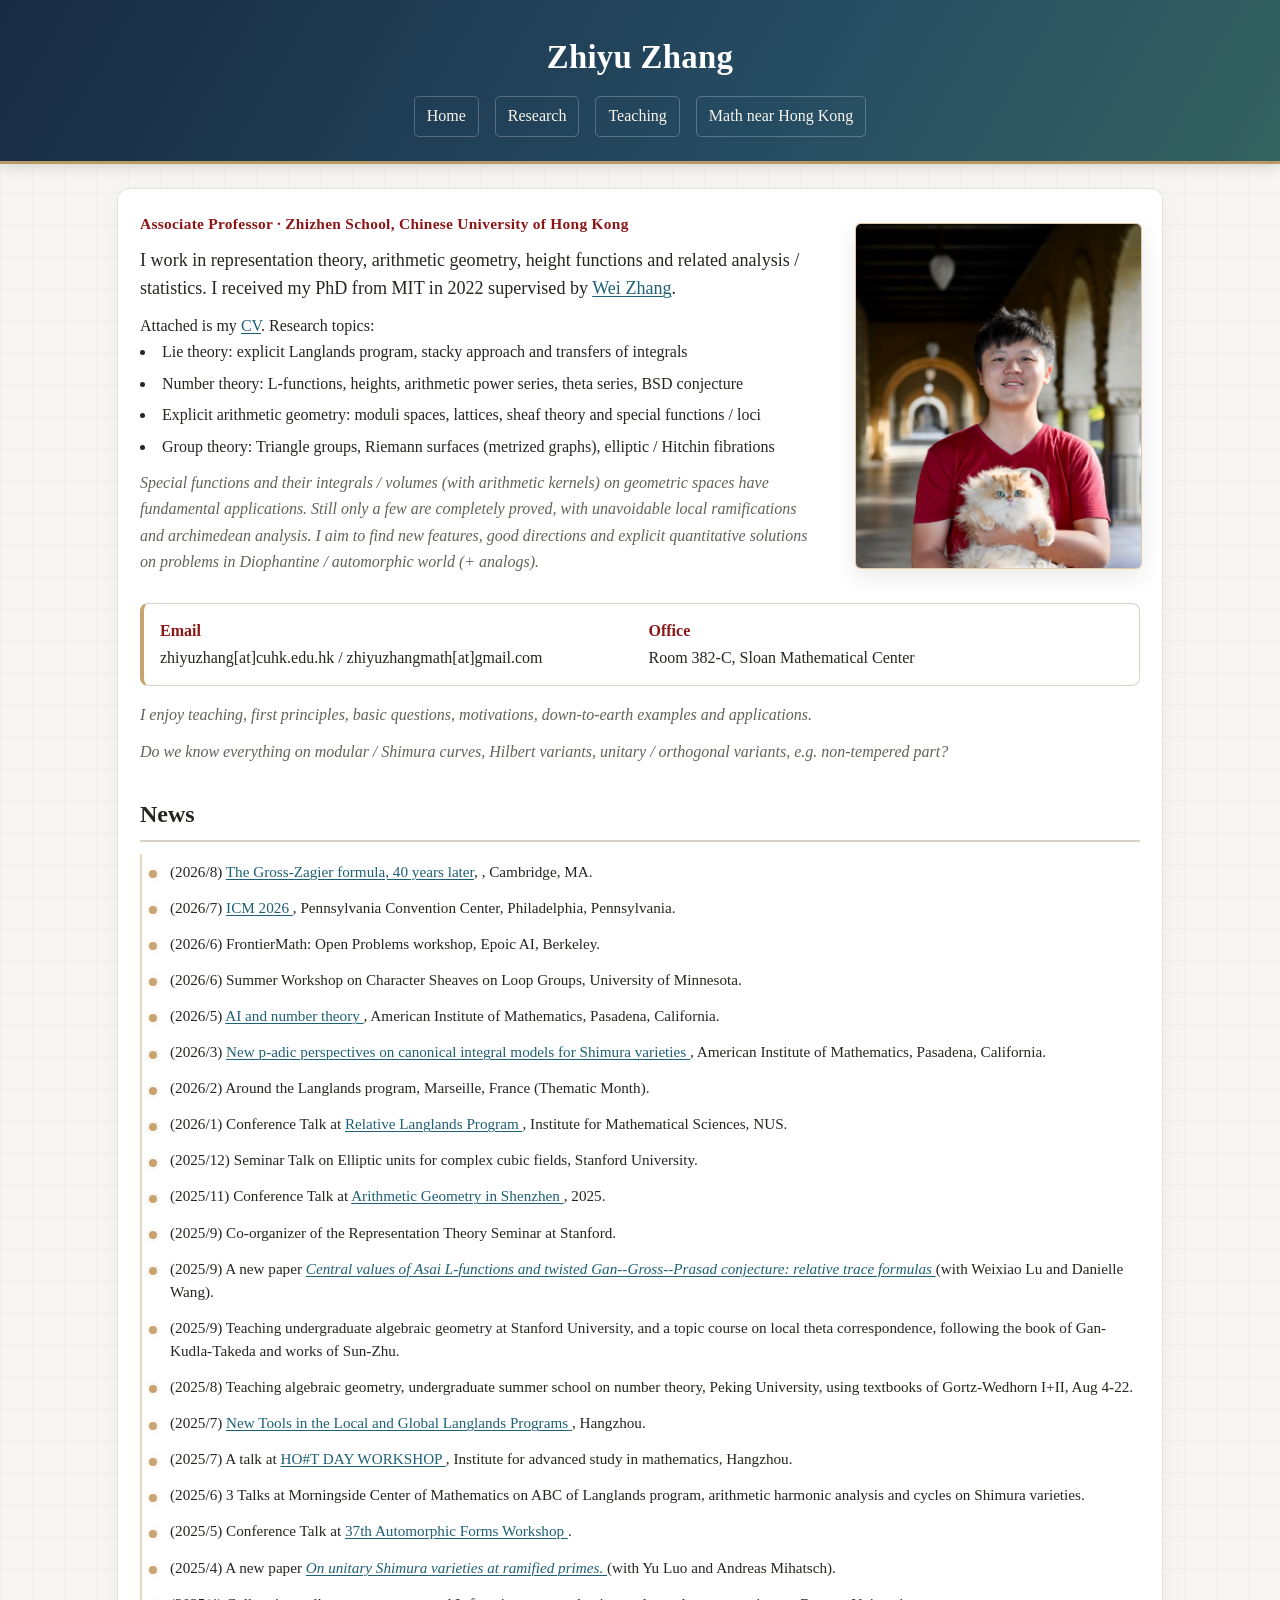
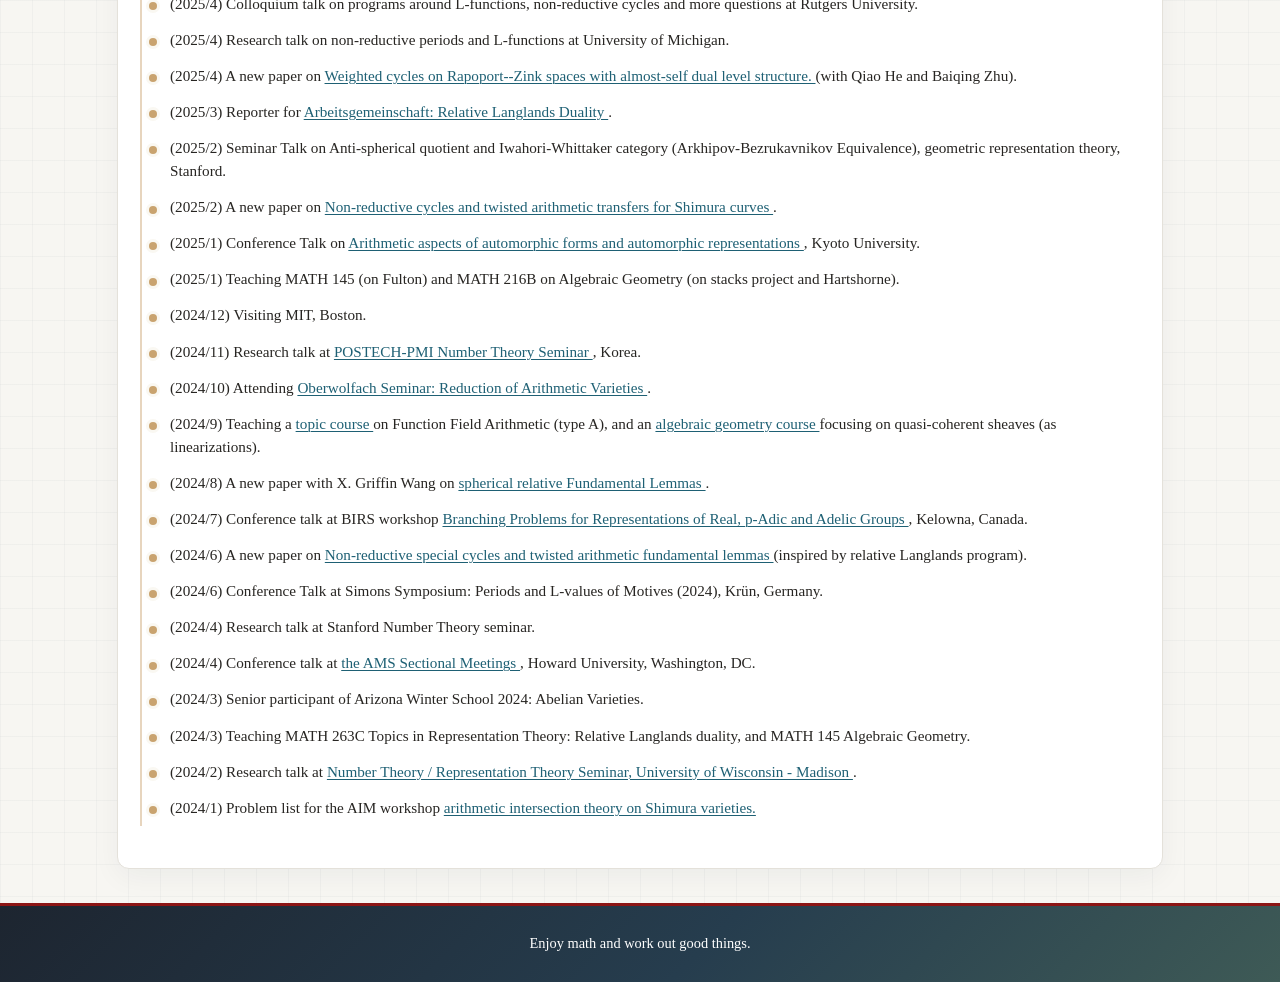
<file: index.html>
<!DOCTYPE html>
<html lang="en">
<head>
  <meta charset="UTF-8">
  <meta name="viewport" content="width=device-width, initial-scale=1.0">
  <title>Zhiyu Zhang </title>
  <link rel="stylesheet" href="styles.css">
</head>
<body>
  <header>
    <h1>Zhiyu Zhang </h1>
    <nav>
      <a href="index.html">Home</a>
      <a href="research.html">Research</a>
      <a href="teaching.html"> Teaching </a>
      <a href="hongkong.html"> Math near Hong Kong </a>
    </nav>
  </header>



  <main>
 <section id="home" class="section active">

<div class="home-hero">
    <div class="home-copy">
        <p class="home-kicker">Associate Professor · Zhizhen School, 
        Chinese University of Hong Kong</p>
        <p class="home-lead">
I work in representation theory, arithmetic geometry, height functions and related analysis / statistics. I received my PhD from MIT in 2022 supervised by <a href="https://math.mit.edu/~wz2113/">Wei Zhang</a>. 

        </p>

Attached is my <a href="CV2026.pdf">CV</a>. Research topics: 
<li>
Lie theory: explicit Langlands program, stacky approach and transfers of integrals
<li>
Number theory: L-functions, heights, arithmetic power series, theta series, BSD conjecture
<li> 
Explicit arithmetic geometry: moduli spaces, lattices, sheaf theory and special functions / loci
<li> 
Group theory: Triangle groups, Riemann surfaces (metrized graphs), elliptic / Hitchin fibrations
</li>


        <p class="home-teaching">
Special functions and their integrals / volumes (with arithmetic kernels) on geometric spaces have fundamental applications. Still only a few are completely proved, with unavoidable local ramifications and archimedean analysis. I aim to find new features, good directions and explicit quantitative solutions on problems in Diophantine / automorphic world (+ analogs). 
        </p>


    </div>
    <figure class="home-portrait">
        <img src="Keep2.jpg" 
             alt="Zhiyu Zhang" />
    </figure>
</div>


<div class="home-contact">
    <p><strong>Email</strong><br>zhiyuzhang[at]cuhk.edu.hk / zhiyuzhangmath[at]gmail.com</p>
    <p><strong>Office</strong><br>Room 382-C, Sloan Mathematical Center</p>
</div>


<p class="home-teaching">
I enjoy teaching, first principles, basic questions, motivations, down-to-earth examples and applications.
</p>


<p class="home-teaching">
Do we know everything on modular / Shimura curves, Hilbert variants, unitary / orthogonal variants, e.g. non-tempered part?
</p>


<!-- eigenvalues, solutions, heights, enumerative geometry, matrix coefficients and integrals. . family version, Artin twists, arithmetic lattices, Poincare series, distributions, cohomology, compact dual,
!-->

<!--Cryptography-Blockchain, Machine Learning, LLM, Library and AI for Math. Teach on them-->

<!-- Differential forms Poincare dual cycles. Geometric relative Langlands, M-cycles over C. Use cycles to define int models, first generic fiber. Uniformization maps + period maps, Hecke action, Relations of generators and non-vanishing, injective of AJ map on special subspace of CH^* (and embedding tricks), dimension formulas of subspace, singular adelic terms (derived Hodge locus, tautological), intersection numbers, divisor, 0-cycle, 1-cycle, higher codim case, transfer of cycles and moduli of maps -->

<!-- Arithmetic differental forms and arithmetic HT over a family (six points on P1; degree 4 surfaces in P3). Understand every construction via operations on Hodge. Moduli of 3, 4, 5, 6, 7, 8, 9 points on P1. Moduli over C, over R, over Qp, over Q. Note X over Z shall think as arithmetic Hodge family, reduction means point, exceptional reduction means arithmetic Hodge locus. Distribution of arithmetic Hodge locus -> reduction type of X, especially Picard jumps. -->

<!-- discrete groups (as continuous symmetry on analytic + metric=volume geometry , ) and everything: Free groups, graph theory, mapping class groups, fundamental group of finite volume Riemann manifolds is a lattice in Isom(M^~) = absolute Galois groups. GL_n over Dedekind domain (S-arithmetic subgroups). finite index subgroups and Hecke theory. Jordan property, automorphism groups. abelianization. (Moore ergodicity + mirabolic group SL2(R) x R^2 implies) Kazhdan’s property T for rank>=2. Amenability=Følner sequence=(For every continuous G-action on a non-empty compact
metrisable space X there exists a G-invariant probability measure on X.) |+| property T => compact ?=> finite .. Geometric group theory (and symmetric spaces, dynamics and moduli). Analytic Universal covering (quotient by discrete subgroup of Isometry groups). Discrete subgroups of Isom of X. free group.). Classification of fake projective plane. topology of (hyperbolic) 3,4,5-manifolds. thin groups and non-congruent artihmetic in U(n,1) and SO(n,1). Margulis’s normal subgroup theorem, Mostow rigidity (any semi-simple G), Margulis superrigidity (away from SO(n,1), SU(n,1)) which implies arithmeticity -->

<!-- conjectures on curves and Riemann surfaces (in families): CM Jacobian?-->


<!--optimization problems in combinatorics and geometry: Optimal ways of doing things - Sofa Problem and So on. Combinatoric number theory: Michael Zieve-->

<!--moduli of varieties over finite fields, mod p Hodge=family of mod p gauges, families of AV gives families of p-divisible with no framing, applications (Tate, Weil, local systems)? global moduli over fixed points, local moduli, local moduli with faming around a point of the global moduli -->


<!--The most beautiful geometry is geometry with enough symmetry. Apply all geometry to symmetric spaces. Hyperbolicity of cycles on Shimura varieties-->

<!--<li> Geometric representation theory (local, Iwahori level) (global, Iwahori level) (Relative version), costandard, standard, applications of AB equivalence and cat Langlands to Iwahori level Sh_G, weight-monodromy for tempered? e.g. modular curves -->

<!--<li> Family of motives / bundles / local systems / varieties over arithmetic bases (=cycles in ``arithmetic period domain''), positivity of Hodge bundles and applications of hyperbolicity: curves, surfaces, abelian varieties and hypersurfaces; periods, torsions, counting with symmetry (CM, Hecke). Intermediate Jacobians (Jacobians, Prym, Albanese, Murre's A^2), arithmetic Torelli maps / period maps / regulator maps.  Hyperelliptic curves, Shimura curves, Hurwitz curves, Belyi curves; elliptic fibered surfaces, cubic surfaces, K3 surfaces, hyperbolic surfaces, Fano surfaces; Hodge level one complete intersection; Deligne-Mostow moduli (non-arithmetic complex hyperbolic lattices); moduli of curves; moduli of abelian varieties; moduli of Shimura variety. -->

<!--<li> explicit examples dim=0, curves, surfaces, 3-folds, 4-folds. Hodge structures of weight 0, 1, 2, 3; level 0, 1, 2, 3, 4; projective groups=abelian schemes  -->

<!--<li> honeycomb, Coexeter group, finite group arithmetic, finite fields, Hexagonal tiling, group cohomology (cohomological cycles)-->

 <!--<li> Arithmetic statistics and finiteness (compactification of moduli). Diﬀerences of singular moduli (archimedean and p-adic equidistribution, analytic bounds); Harmonic Maass forms = generating series of central L-derivatives; Real multiplication (via p-adic geometry and p-adic Eisenstein series, Galois deformation tricks); stable cohomology of moduli spaces and arithmetic groups (Madsen-Weiss, Borel)-->    

<!--<li> discrete subgroups of Lie groups of finite covolume, e.g. cocompact ones. Arithmetic subgroups. K-theory of arithmetic subgroups, cycles-->

<!--<li> Motives over punctured Riemmann surface, or a curve. Monodromy, D-modules and power series and so on-->

<!--<li> The method of perverse sheaves=holomorphic D-modules to study abelian schemes and other varieties -->

<!--<li> Higher Chow cycles and normal functions; transcendental o-minimality; period mappings and period domains; sl2-Hodge structures and limits, g-motives; Hilbert schemes (family version); Intermediate Jacobians and Hitchin Systems; Chow groups, intersection theory and special cycles of 
global moduli spaces, e.g. moduli of maps / sheaves  (mmoduli of lines =Grassmaninan, moduli of curves, moduli of quasi-polarized K3， moduli of hyperkahler and so on, using moduli of Hodge, also moduli of maps between curves with degrees，d-elliptic loci, branched covers of curves (Hurwitz spaces)) 
(global=involving discrete subgroups of Lie groups - p-adic groups) 
Adelic Language (so levels and Hecke correspondences on moduli spaces)

local moduli spaces (Rapoport-Zink spaces) since Hilbert 15th problem. Pixton’s relations, Mumford relations. 
(local=no discrete subgroup, just compact subgroups of automorphisms)

    -->








<!-- Old contact block kept for reference.

<p>
I enjoy teaching, first principles, down-to-earth examples, basic questions, motivations and concrete applications. 
</p> 


<p>
<b> Email: </b> zyuzhang[at]stanford.edu  /  zhiyuzhangmath[at]gmail.com .
</p>


<p>
Office: Room 382-C, Sloan Mathematical Center. 
</p>




<br>
<br>
<br>




-->

<!--
<p>
I am fascinated by concrete examples (e.g. elliptic curves and GL_n), Koecher principle, CM abelian varieties, density theorems, artihmetic line bundles, powerful sheaf theory, and analogs over finite fields, reals, p-adics, rational numbers (and its algebraic closure), manifolds (with metrics / differentials), arithmetic groups, combinatorics (e.g. polytopes), topology, and physics (e.g. quantization, TQFT and mirror symmetry). 
</p>     
!-->


<!--
<p>
<small>
<li> I visited the MSRI for the special programme Algebraic Cycles, L-Values, and Euler Systems, Jan-May 2023.
<li> In my PHD thesis, I proved 1) ramified modularity of arithmetic theta series, using modifications in complex and mod p geometry and local duality of special divisors; 2) blow ups of moduli spaces and arithmetic transfers, using ramifed modularity, global double induction, relative Cayley map (for small primes). For applications to Gross-Zagier formulas and Beilinson-Bloch-Kato conjecture, see also lectures (C. Li, W. Zhang) of IHES 2022 Langlands summer school.
<li> Undergraduate thesis on Merkurjev-Suslin theorem, Tsinghua University / ENS Paris, Spring 2018. 
</li>  
</small>
</p>
-->

<section class="home-news">
<div class="section-heading-row">
    <h2>News</h2>
</div>
<ul class="news-list">
<li> (2026/8) <a href="https://math.mit.edu/events/gross-zagier/"> The Gross-Zagier formula, 40 years later</a>, , Cambridge, MA.
<li> (2026/7) <a href="https://www.icm2026.org/event/ac193975-5d24-4628-8c30-ddb23de19a8b/HOME?environment=P2"> ICM 2026 </a>, Pennsylvania Convention Center, Philadelphia, Pennsylvania.
<li> (2026/6) FrontierMath: Open Problems workshop, Epoic AI, Berkeley.
<li> (2026/6) Summer Workshop on Character Sheaves on Loop Groups, University of Minnesota.
<li> (2026/5) <a href="https://aimath.org/workshops/upcoming/aint26/"> AI and number theory </a>, American Institute of Mathematics, Pasadena, California. 
<li> (2026/3) <a href="https://aimath.org/workshops/upcoming/canonicalshimura/"> New p-adic perspectives on canonical integral models for Shimura varieties </a>, American Institute of Mathematics, Pasadena, California. 
<li> (2026/2) Around the Langlands program, Marseille, France (Thematic Month).
<li> (2026/1) Conference Talk at <a href="https://ims.nus.edu.sg/events/relative-langlands-program/
"> Relative Langlands Program </a>, Institute for Mathematical Sciences, NUS.
<li> (2025/12) Seminar Talk on Elliptic units for complex cubic fields, Stanford University.
<li> (2025/11) Conference Talk at <a href="https://huigaomath.github.io/events/2025/2025-arithgeom-shenzhen.html"> Arithmetic Geometry in Shenzhen </a>, 2025.
<li> (2025/9) Co-organizer of the Representation Theory Seminar at Stanford.
<li> (2025/9) A new paper <a href="https://arxiv.org/abs/2509.16356" > <em> Central values of Asai L-functions and twisted Gan--Gross--Prasad conjecture: relative trace formulas </em> </a>  (with Weixiao Lu and Danielle Wang).
<li> (2025/9) Teaching undergraduate algebraic geometry at Stanford University, and a topic course on local theta correspondence, following the book of Gan-Kudla-Takeda and works of Sun-Zhu.
<li> (2025/8) Teaching algebraic geometry, undergraduate summer school on number theory, Peking University, using textbooks of Gortz-Wedhorn I+II, Aug 4-22.
<li> (2025/7) <a href="https://www.birs.ca/events/2025/5-day-workshops/25w5400"> New Tools in the Local and Global Langlands Programs </a>, Hangzhou.
<li> (2025/7) A talk at <a href="http://www.iasm.zju.edu.cn/2025/0704/c87130a3067185/page.htm"> HO#T DAY WORKSHOP </a>, Institute for advanced study in mathematics, Hangzhou.
<li> (2025/6) 3 Talks at Morningside Center of Mathematics on ABC of Langlands program, arithmetic harmonic analysis and cycles on Shimura varieties. 
<li> (2025/5) Conference Talk at <a href="http://automorphicformsworkshop.org/organizers.html"> 37th Automorphic
Forms Workshop </a>.
<li> (2025/4) A new paper <a href="https://arxiv.org/abs/2504.17484"> <em> On unitary Shimura varieties at ramified primes. </em> </a> (with Yu Luo and Andreas Mihatsch). 
<li> (2025/4) Colloquium talk on programs around L-functions, non-reductive cycles and more questions at Rutgers University.
<li> (2025/4) Research talk on non-reductive periods and L-functions at University of Michigan. 
<li> (2025/4) A new paper on <a href="https://arxiv.org/abs/2504.07768" > Weighted cycles on Rapoport--Zink spaces with almost-self dual level structure. </a> (with Qiao He and Baiqing Zhu).
<li> (2025/3) Reporter for <a href="https://www.mfo.de/occasion/2514/www_view"> Arbeitsgemeinschaft: Relative Langlands Duality </a>.
<li> (2025/2) Seminar Talk on Anti-spherical quotient and Iwahori-Whittaker category (Arkhipov-Bezrukavnikov Equivalence), geometric representation theory, Stanford.
<li> (2025/2) A new paper on <a href="https://arxiv.org/abs/2502.16754"> Non-reductive cycles and twisted arithmetic transfers for Shimura curves </a>.
<li> (2025/1) Conference Talk on <a href="https://www.cck.dendai.ac.jp/math/%7Enamikawa/rims2024/rims2024en.html"> Arithmetic aspects of automorphic forms and automorphic representations </a>, Kyoto University.
<li> (2025/1) Teaching MATH 145 (on Fulton) and MATH 216B on Algebraic Geometry (on stacks project and Hartshorne).
<li> (2024/12) Visiting MIT, Boston.
<li> (2024/11) Research talk at <a href="https://buciumas.github.io/postech-number-theory-seminar/index"> POSTECH-PMI Number Theory Seminar </a>, Korea. 
<li> (2024/10) Attending <a href="https://www.mfo.de/occasion/2443b" > Oberwolfach Seminar: Reduction of Arithmetic Varieties </a>. 
<li> (2024/9) Teaching a <a href="TopicFall2024"> topic course </a> on Function Field Arithmetic (type A), and an <a href="MATH216A.html"> algebraic geometry course </a> focusing on quasi-coherent sheaves (as linearizations).
<li> (2024/8) A new paper with X. Griffin Wang on <a href="https://arxiv.org/abs/2408.15155"> spherical relative Fundamental Lemmas </a>. 
<li> (2024/7) Conference talk at BIRS workshop <a href="http://www.birs.ca/events/2024/5-day-workshops/24w5220"> Branching Problems for Representations of Real, p-Adic and Adelic Groups </a>, Kelowna, Canada.
<li> (2024/6) A new paper on <a href="https://arxiv.org/abs/2406.00986v1"> Non-reductive special cycles and twisted arithmetic fundamental lemmas </a> (inspired by relative Langlands program). 
<li> (2024/6) Conference Talk at Simons Symposium: Periods and L-values of Motives (2024), Krün, Germany.
<li> (2024/4) Research talk at Stanford Number Theory seminar.
<li> (2024/4) Conference talk at <a href="http://www.ams.org/meetings/sectional/sectional.html"> the AMS Sectional Meetings </a>, Howard University, Washington, DC.
<li> (2024/3) Senior participant of Arizona Winter School 2024: Abelian Varieties.
<li> (2024/3) Teaching MATH 263C Topics in Representation Theory: Relative Langlands duality, and MATH 145 Algebraic Geometry.
<li> (2024/2) Research talk at <a href="https://wiki.math.wisc.edu/index.php/NTS"> Number Theory / Representation Theory Seminar, University of Wisconsin - Madison </a>.
<li> (2024/1) Problem list for the AIM workshop <a href="https://aimath.org/workshops/upcoming/intersectshimura/"> arithmetic intersection theory on Shimura varieties. </a>
</li>
</ul>
</section>

</section>
</main>



<footer>
    <p> Enjoy math and work out good things. </p>
</footer>



</body>
</html>
</file>
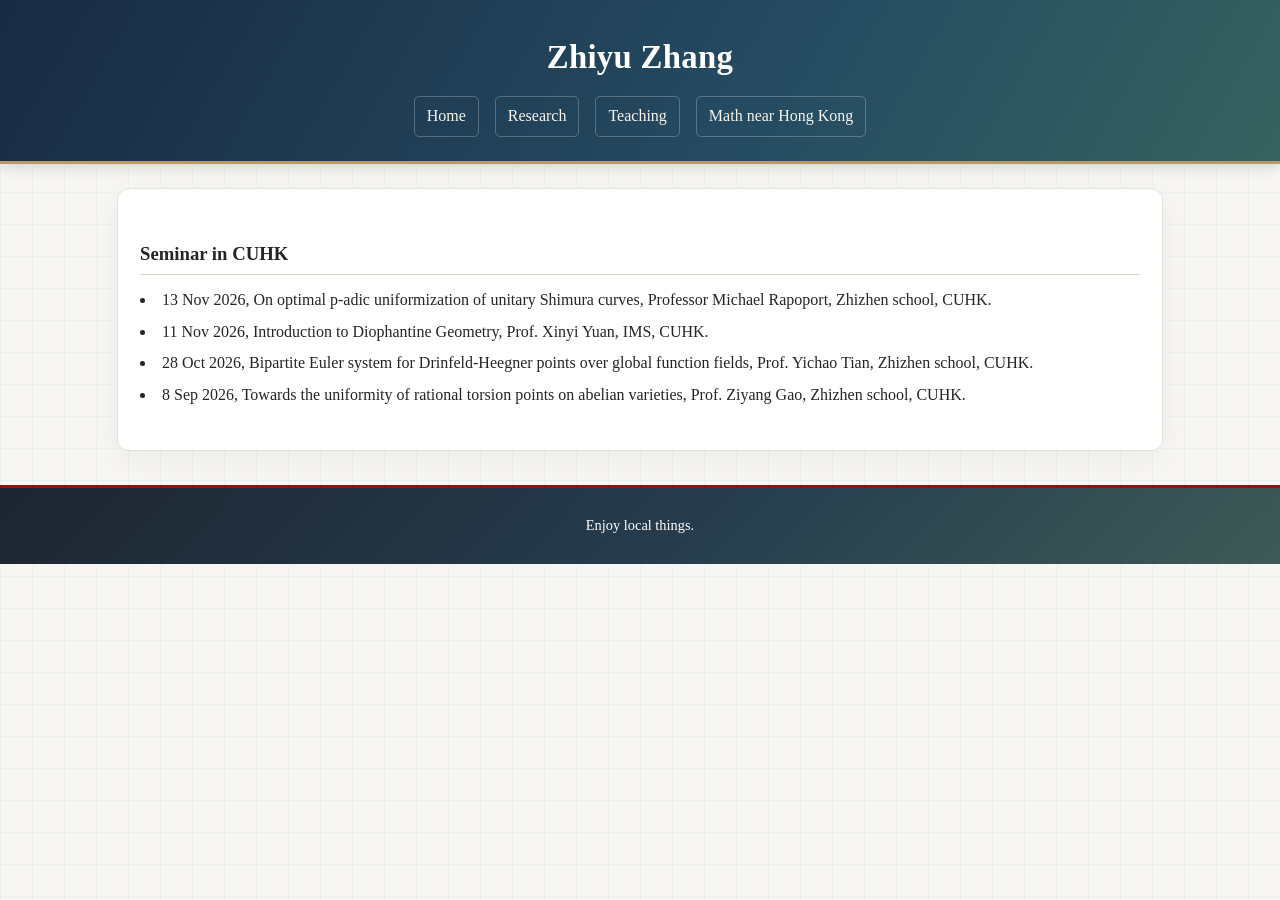
<file: hongkong.html>
<!DOCTYPE html>
<html lang="en">
<head>
  <meta charset="UTF-8">
  <meta name="viewport" content="width=device-width, initial-scale=1.0">
  <title>Research</title>
  <link rel="stylesheet" href="styles.css">
</head>

<body>
  <header>
    <h1>Zhiyu Zhang </h1>
    <nav>
      <a href="index.html">Home</a>
      <a href="research.html">Research</a>
      <a href="teaching.html"> Teaching </a>
      <a href="hongkong.html"> Math near Hong Kong </a>
    </nav>
  </header>




  <main>
   <section id="hongkong" class="section">


<h3> Seminar in CUHK </h3>

<li>
13 Nov 2026, On optimal p-adic uniformization of unitary Shimura curves, Professor Michael Rapoport, Zhizhen school, CUHK.
</li>  

<li>
11 Nov 2026, Introduction to Diophantine Geometry, Prof. Xinyi Yuan, IMS, CUHK.
</li>  

<li>
28 Oct 2026, Bipartite Euler system for Drinfeld-Heegner points over global function fields, Prof. Yichao Tian, Zhizhen school, CUHK.
</li>

<li>
8 Sep 2026, Towards the uniformity of rational torsion points on abelian varieties, Prof. Ziyang Gao, Zhizhen school, CUHK.
</li>






    </section>
  </main>



  <footer>
    <p> Enjoy local things. </p>
  </footer>
</body>
</html>
</file>
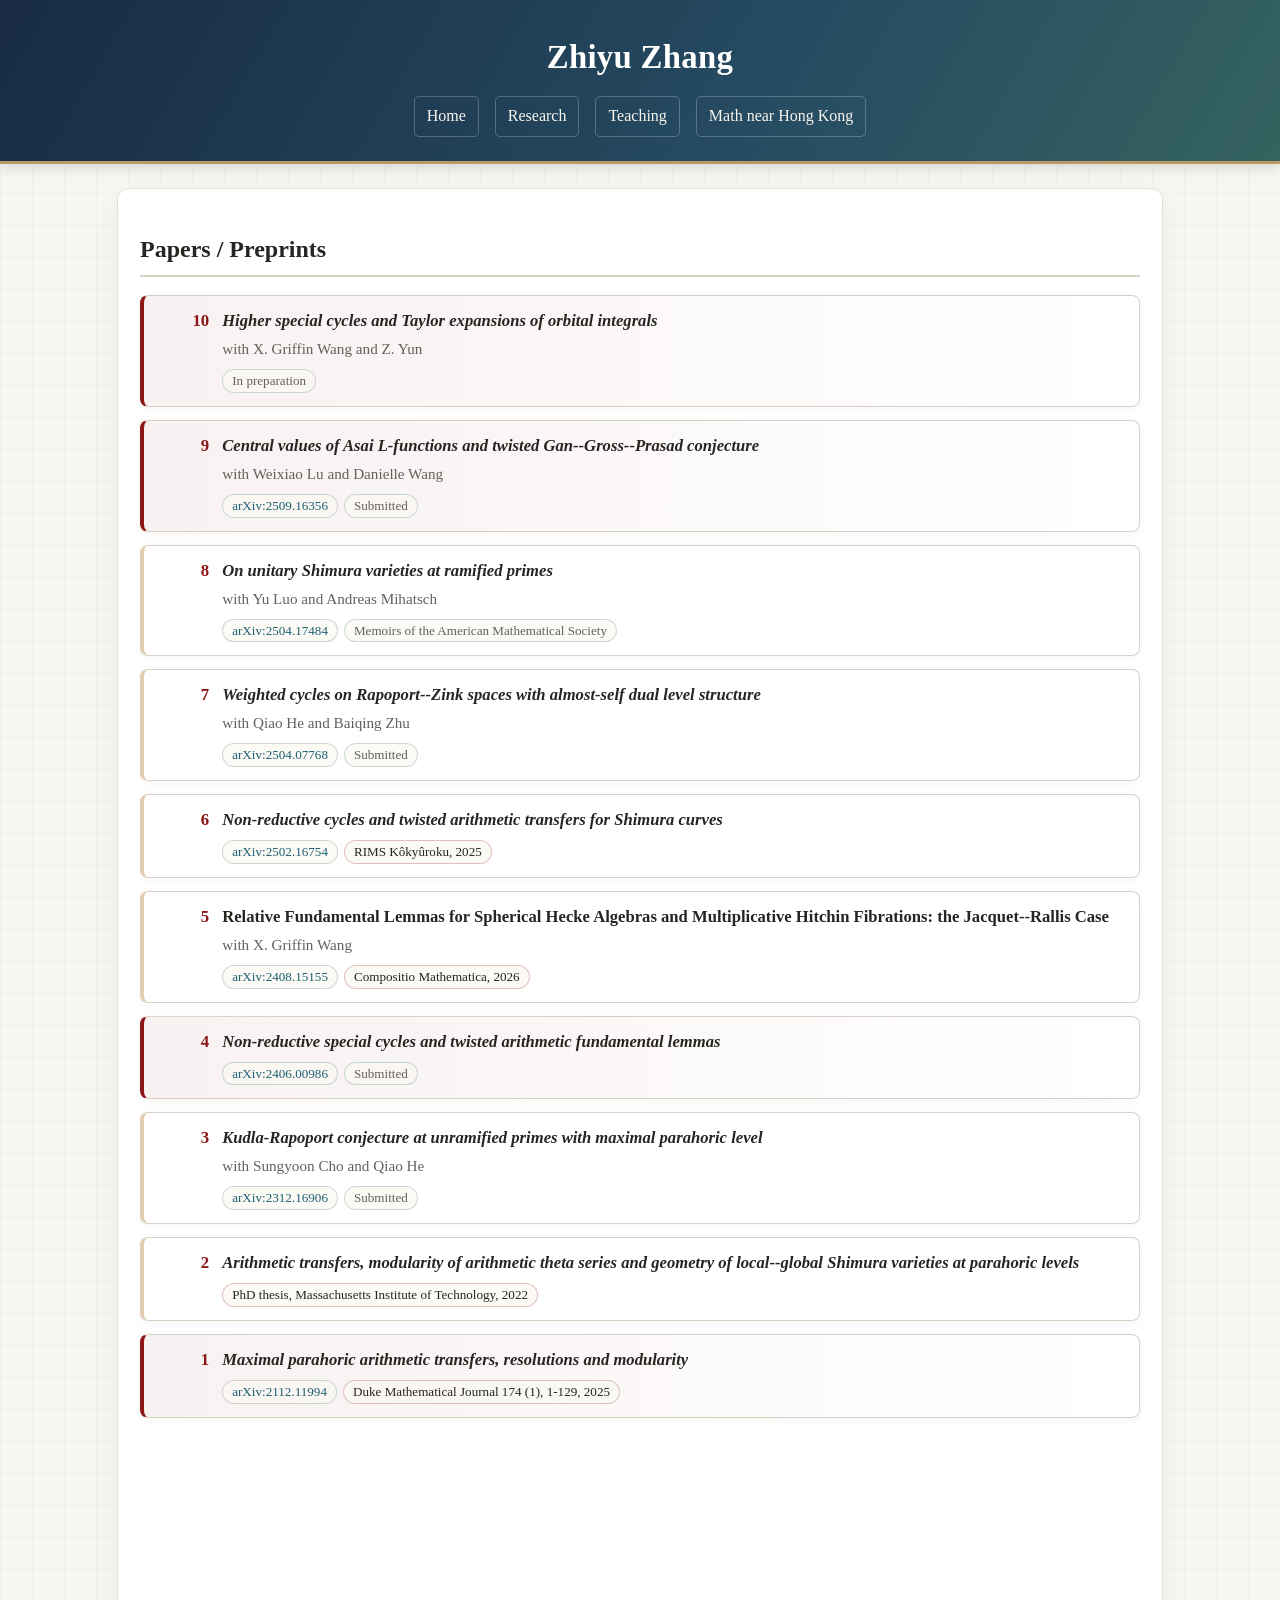
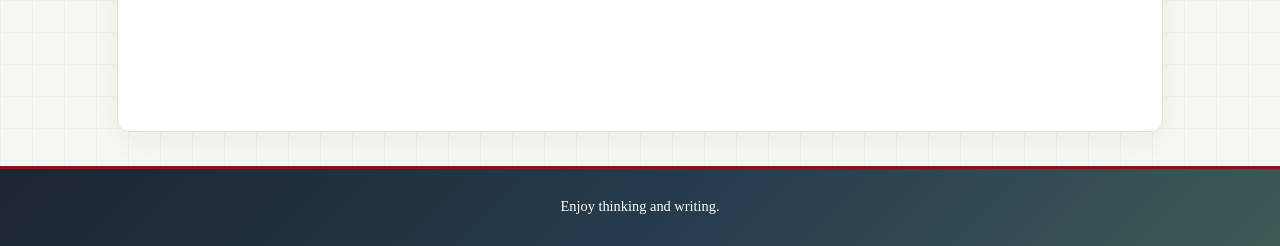
<file: research.html>
<!DOCTYPE html>
<html lang="en">
<head>
  <meta charset="UTF-8">
  <meta name="viewport" content="width=device-width, initial-scale=1.0">
  <title>Research</title>
  <link rel="stylesheet" href="styles.css">
</head>

<body>
  <header>
    <h1>Zhiyu Zhang </h1>
    <nav>
      <a href="index.html">Home</a>
      <a href="research.html">Research</a>
      <a href="teaching.html"> Teaching </a>
      <a href="hongkong.html"> Math near Hong Kong </a>
    </nav>
  </header>



  <main>
   <section id="research" class="section">


<h2> Papers / Preprints </h2>

<!--
<p>
[12] <em> Functoriality on some L-parameters and categorical local Langlands </em>. In preparation. 
</p>  

<p>
[11] <em> Complex multiplication and twisted triple product Selmer groups </em>. In preparation.
</p>
-->

<div class="paper-list">

  <article class="paper-item paper-featured">
    <div class="paper-number">10</div>
    <div class="paper-content">
      <div class="paper-title"><em>Higher special cycles and Taylor expansions of orbital integrals</em></div>
      <div class="paper-meta">with X. Griffin Wang and Z. Yun</div>
      <div class="paper-tags">
        <span class="paper-tag">In preparation</span>
      </div>
    </div>
  </article>

  <article class="paper-item paper-featured">
    <div class="paper-number">9</div>
    <div class="paper-content">
      <div class="paper-title"><a href="https://arxiv.org/abs/2509.16356"><em>Central values of Asai L-functions and twisted Gan--Gross--Prasad conjecture</em></a></div>
      <div class="paper-meta">with Weixiao Lu and Danielle Wang</div>
      <div class="paper-tags">
        <a class="paper-tag paper-link" href="https://arxiv.org/abs/2509.16356">arXiv:2509.16356</a>
        <span class="paper-tag">Submitted</span>
      </div>
    </div>
  </article>

  <article class="paper-item">
    <div class="paper-number">8</div>
    <div class="paper-content">
      <div class="paper-title"><a href="https://arxiv.org/abs/2504.17484"><em>On unitary Shimura varieties at ramified primes</em></a></div>
      <div class="paper-meta">with Yu Luo and Andreas Mihatsch</div>
      <div class="paper-tags">
        <a class="paper-tag paper-link" href="https://arxiv.org/abs/2504.17484">arXiv:2504.17484</a>
        <span class="paper-tag">Memoirs of the American Mathematical Society</span>
      </div>
    </div>
  </article>

  <article class="paper-item">
    <div class="paper-number">7</div>
    <div class="paper-content">
      <div class="paper-title"><a href="https://arxiv.org/abs/2504.07768"><em>Weighted cycles on Rapoport--Zink spaces with almost-self dual level structure</em></a></div>
      <div class="paper-meta">with Qiao He and Baiqing Zhu</div>
      <div class="paper-tags">
        <a class="paper-tag paper-link" href="https://arxiv.org/abs/2504.07768">arXiv:2504.07768</a>
        <span class="paper-tag">Submitted</span>
      </div>
    </div>
  </article>

  <article class="paper-item">
    <div class="paper-number">6</div>
    <div class="paper-content">
      <div class="paper-title"><a href="https://arxiv.org/abs/2502.16754"><em>Non-reductive cycles and twisted arithmetic transfers for Shimura curves</em></a></div>
      <div class="paper-tags">
        <a class="paper-tag paper-link" href="https://arxiv.org/abs/2502.16754">arXiv:2502.16754</a>
        <span class="paper-tag paper-tag-venue">RIMS Kôkyûroku, 2025</span>
      </div>
    </div>
  </article>

  <article class="paper-item">
    <div class="paper-number">5</div>
    <div class="paper-content">
      <div class="paper-title"><a href="https://arxiv.org/abs/2408.15155">Relative Fundamental Lemmas for Spherical Hecke Algebras and Multiplicative Hitchin Fibrations: the Jacquet--Rallis Case</a></div>
      <div class="paper-meta">with X. Griffin Wang</div>
      <div class="paper-tags">
        <a class="paper-tag paper-link" href="https://arxiv.org/abs/2408.15155">arXiv:2408.15155</a>
        <span class="paper-tag paper-tag-venue">Compositio Mathematica, 2026</span>
      </div>
    </div>
  </article>

  <article class="paper-item paper-featured">
    <div class="paper-number">4</div>
    <div class="paper-content">
      <div class="paper-title"><a href="https://arxiv.org/abs/2406.00986v1"><em>Non-reductive special cycles and twisted arithmetic fundamental lemmas</em></a></div>
      <div class="paper-tags">
        <a class="paper-tag paper-link" href="https://arxiv.org/abs/2406.00986v1">arXiv:2406.00986</a>
        <span class="paper-tag">Submitted</span>
      </div>
    </div>
  </article>

  <article class="paper-item">
    <div class="paper-number">3</div>
    <div class="paper-content">
      <div class="paper-title"><a href="https://arxiv.org/abs/2312.16906"><em>Kudla-Rapoport conjecture at unramified primes with maximal parahoric level</em></a></div>
      <div class="paper-meta">with Sungyoon Cho and Qiao He</div>
      <div class="paper-tags">
        <a class="paper-tag paper-link" href="https://arxiv.org/abs/2312.16906">arXiv:2312.16906</a>
        <span class="paper-tag">Submitted</span>
      </div>
    </div>
  </article>

  <article class="paper-item">
    <div class="paper-number">2</div>
    <div class="paper-content">
      <div class="paper-title"><a href="https://dspace.mit.edu/handle/1721.1/147352"><em>Arithmetic transfers, modularity of arithmetic theta series and geometry of local--global Shimura varieties at parahoric levels</em></a></div>
      <div class="paper-tags">
        <span class="paper-tag paper-tag-venue">PhD thesis, Massachusetts Institute of Technology, 2022</span>
      </div>
    </div>
  </article>

  <article class="paper-item paper-featured">
    <div class="paper-number">1</div>
    <div class="paper-content">
      <div class="paper-title"><a href="https://arxiv.org/abs/2112.11994"><em>Maximal parahoric arithmetic transfers, resolutions and modularity</em></a></div>
      <div class="paper-tags">
        <a class="paper-tag paper-link" href="https://arxiv.org/abs/2112.11994">arXiv:2112.11994</a>
        <span class="paper-tag paper-tag-venue">Duke Mathematical Journal 174 (1), 1-129, 2025</span>
      </div>
    </div>
  </article>

</div>


<!-- <b><small> On higher arithmetic fundamental lemmas </small></b> (with Zhiwei Yun). In preparation. <br>--->


<!-- <b><small> <h5> Geometry, decompositions and invariants of moduli spaces and cycles</h5> -->






<!--
<h5> Applications of categorical Langlands and spectral actions on moduli spaces</h5>

<h5> Combinatorics, structures and invariants of Hamiltonian spaces and quantization </h5>
-->

<!-- 8. <b><small> On new classes of Rapoport--Zink spaces. </small></b> (draft available upon request). <br>  -Thesis of Serion Hong 4.2.3 Theorem 3.2.4. ---> 


<!-- <h5> Geometrization, representation theory and moduli spaces </h5> -->



<!-- <h5> Arithmetic of varieties and motives via cycles on moduli spaces, monodromy, period maps and Hodge theory</h5>  -->


<!-- <h5> Geometry and arithmetic of curves, surfaces, abelian varieties, lattices, vector bundles and polynomials </h5> -->


<!-- <b><small> Higher weight Gross--Zagier formulas on Shimura curves </small></b> (with Congling Qiu and Boya Wen). In progress. <br>  -->



<br>
<br>
<br>

<br>
<br>
<br>



<br>
<br>
<br>


<!--

<h3> Some words on past, current and future research </h3>

<a href="https://scholar.google.com/citations?user=EG7QdmoAAAAJ"> Google Scholar Page</a> 

<p>

<a href="https://webusers.imj-prg.fr/~michel.waldschmidt/articles/pdf/ComplexMultiplicationEC.pdf"> Elliptic curves with complex multiplication </a>

<p>

<a href="https://arxiv.org/abs/2502.16754"> A survey on twisted AFL and arithmetic trace formulas </a>

<p>


<p>
I enjoy asking and studying reasonable questions (and simpler analogs), via new approaches and tools (proposing first non-trivial steps, efforts needed to complete), or reducions to combinations of known methods and results. Besides linear algebra and calculus, my deepest interest lies in symmetry and geometry, where diverse branches of mathematics intersect. Conceptually, I enjoy generalizations / analogs of old ideas in new useful languages and categories, such as linear algebra over a base (still evolving). Concretely, I enjoy numbers, polynomial equations, power series, integrals, metrics and related harmonic analysis. I study them in a well-organized way generalizing classical Langlands program, with unexpected applications and exotic examples. I enjoy all questions from practice, utility, curiosity and creativity. 
</p>


<ul>
<li> basic questions: Gross-Zagier formula, Langlands program, Kudla program, Tate / Hodge conjecture and BSD conjecture (Millennium Prize).
<li> basic examples: power series, algebraic cycles and rational points, families / moduli of curves, surfaces and motives.
<li> locally symmetric spaces, moduli spaces, period maps and arithmetic models (Shimura varieties), completing ramified and relative stories.
<li> functions on these spaces (automorphic forms), period integrals and L-functions. The Waldspurger period (twisted Hecke period) has deep applications, to elliptic curves and sum of squares. I am working on more general twisted period integrals and applications.
<li> Lie / profinite / Iwahori-Weyl groups, monoids, cylces on affine flag varieties, components, geometric representation theory and applications.
</li>  
</ul>

<p>

Formulas about infinite sums and integrals are often interesting. One example is 1+ 1/2^2 + 1/3^2+ ... Another example is the area of a circle or a sphere. After qualitative analysis, we could ask about quantitative formulas. There remain many profound and fascinating phenomena in mathematics that we do not yet fully understand, though we aspire to. Our toolkit of methods—old and new—continues to evolve, shaped both by historical developments and by rethinking foundational ideas and computations, while standing on the shoulders of giants.
</p>

<p>
In my PHD thesis, I proved arithmetic fundamental lemmas and arithmetic transfers for some ramified test functions for any prime p > 2. They are used crucially to prove a $p$-adic Gross-Zagier formula and related rank one Bloch-Kato conjecture for the standard L-functions of automorphic forms on $\GL_n \times \GL_{n+1}$ by Disegni-Zhang. See also lectures (C. Li, W. Zhang) of IHES 2022 Langlands summer school. Compared to previous works on the arithmetic fundamental lemma, I improve the global modularity method to a double induction method, overcame the the difficulty of singularity by Atiyah flops of moduli spaces, overcame the difficulty of small primes by relative Cayley maps, and my new result on ramified modularity of arithmetic theta series. 
</p>

<p> 
Modularity of arithmetic theta series is a nice topic. In my thesis, I prove a new result on ramified modularity, based on modifications in complex and mod p geometry and local duality of special divisors. Now, it has found many other applications. 
</p>  

<p>
In my recent work, I proposed an arithmetic analog of the twisted GGP conjecture using Hilbert-unitary Shimura varieties. The formulation involves non-reductive cycles (twisted Fourier-Jacobi cycles) and has applications to Bloch-Kato conjectures for twisted symmetric square motives. Moreover, I proved a related twisted arithmetic fundamental lemma (TAFL) for any prime p>2. There are several new ingredients in the formulations and proofs. There is no direct relation between the AFL and TAFL. In the proof, it is necessary to use certain non-reductive cycles to do reductions of arithmetic integrals. Also, we need to globalize via a general non-split quadratic extension $K$, leading to the study of Hilbert-unitary Shimura varieties and new twisted CM cycles. Also, the global modularity method is refined with new relative trace formulas. Moreover, the double induction method would lead to similar results in other contexts.
</p>

<p>
I really enjoy twisted versions of things, and generalizations from complex numbers to ramified cases. Deligne–Lusztig theory may be a generalization of parabolic induction, even when there is no stable parabolic; Weil representation for unitary groups may be a generalization of theta series and parabolic inductions, even when there is no parabolic; Hodge theory may be generalized to combinatorical objects, even when there are no algebraic varieties. 
</p>


<p>
I am interested in explicit relative Langlands program, in particular non-reductive period integrals (including theta liftings) and arithmetic applications. For example, I work on Asai L-functions (which occur naturally in many places) and the twisted GGP conjecture, with new applications. In the case of a modular form, the twisted period recovers L-function of its Gelbart-Jacquet lift, or its symmetric square L-function. For a beautiful application to analytic number theory, see "Quadratic Hecke sums and mass equidistribution", Paul D. Nelson.
</p>  


<p> 
There are many nice surveys on automorphic forms and L-functions, see e.g. Arthur and Gelbart. "Lectures on automorphic L-functions." (Durham, 1989), Shahidi, "Automorphic L-functions and functoriality" (2002 ICM report) and Jiang, "On Some Topics in Automorphic
Representations" (2007 ICCM report). For the GGP conjecture, see Gross' survey "the road to GGP" (2020). For theta correspondences, see Gan's lectures "Automorphic Forms and the Theta Correspondence'', ''Explicit Constructions of Automorphic Forms: Theta Correspondence and Automorphic Descent", Theta book (Gan-Kudla-Takeda), 
Chen-Bo Zhu's "Lectures on local theta correspondence".
</p>  

There are some general central questions that I hope to understand:

<small>

<p> 
<ul> 
<li> <b> How to understand (convergent) integrals? </b> Complete solutions will advance arithmetic, e.g. for GL_1, GL_2 and SL_2. <!--Tricks: taking limits, counting, extra symmetry, global flexibility, reduction to known results..-->
</p>

<!--

<p>
<li> <b> Do we completely understand arithmetic of motives over Q, e.g. products of (CM) elliptic curves? </b> We must improve the automorphic method, including classifications and constructions of automorphic forms (via transfers).
</li>    
</p>


<p>    
<li> <b> How to understand geometry with analysis around Langlands program and cycles on moduli spaces, e.g. height formulas, Chow groups and L-functions? </b> For example, we have (twisted) AFL and KR for suitable test functions. To study general L-functions, we need non-reductive periods and cycles, see e.g. twisted Asai L-functions. 
</p>    
 We use transfers to relate unsolved and known results.-->

<!--

<p>
<li> 
<b> How to use (classical limits of) spectral / geometric machine to do Langlands over Q and Q_p? </b> For key (arithmetic) harmonic analysis questions, we may study Dolbeault moduli of Higgs bundles and overcome the singularity, since Ngô's proof of FL (<a href="https://arxiv.org/abs/1009.1862"> survey</a>).
</p>
-->


<!--
<p>
<li> <b> Do we completely understand (arithmetic) curves in moduli spaces and their statistics? </b> It is related to motivic local systems (or Hodge structures) on curves, exceptional reductions, Shafarevich hyperbolicity and derived zeros of special functions.
</li>    
</p>
-->

<!--
<p>
<li> 
<b> Do we fully understand arithmetic of lattices (Hilbert 11th problem), and (modular?) theta series on Shimura varieties? </b> Examples: <a href="https://www.math.columbia.edu/~chaoli/ASWSurvey.pdf"> Siegel-Weil </a>, Kudla program and AGGP conjecture for <b> general test functions </b>, using automorphic and geometric (compactifications and resolutions of singularity) inputs. Our goal is to complete these programs beyond curves, e.g. on surfaces and 3-folds. 
</li>   
</ul> 
</p>    

</small> 
-->


<!--

I am interested in examples and theories on
</p>

<p>
<small>
<li> <b> Numbers, power series, operations, periods and L-functions  </b> from (arithmetic) local systems, monodromy, differential equations, enumerative geometry and representation theory. 

<li> <b> Refined Langlands: </b> (affine Hecke) categorical machine (center v.s. cocenter), relative duality / transfers (e.g. theta), matching invariants / functionals, spectral geometry, Hamiltonian and Plancherel aspects.

<li> <b> Moduli spaces, new cycles, non-reductive periods and arithmetic: </b> local systems, modularity, Kudla program, Noether-Lefschetz, Hodge, Tate and Bloch-Kato conjecture. 

<li> <b> Arithmetic integrals / countings / heights / volumes on moduli spaces : </b> ramified primes, degeneration of motives (0-0, 0-p, p-p), compactification, stratification and local-global compatibility.

<li> <b> Harmonic analysis, statistical, non-tempered and archimedean aspects of automorphic motives: </b> trace formulas, Fourier expansions / transforms, overcoming the singularity, Siegel-Eisenstein series, differential operators...

<li> <b> Canonical constructions, using linear algebra e.g. monoids </b> instead of moduli or Lie algebra (which is limited for many applications), see also Zhu's Satake isomorphism over Z.

<li> <b> Integral models of group actions and structure theorems, </b> e.g. parabolic groups, stabilizers and centralizers.

<li> <b> Toy models, topological and function field analogs: Higgs bundles, differential graded modules, and Shtukas, </b> with applications to local harmonic analysis.

<li> <b> Arithmetic and statistics of (families of) curves and abelian varieties : </b> special points, cycles and Jacobians; moduli and stacky symmetry; computation and eﬀective algorithms; arithmetic relative Langlands; tangent bundle and metric geometry over Q^alg; classical applications: class groups (e.g. class number one and other statistics), sum of cubes, rational triangles (e.g. unique pairs, congruent numbers), Ailon-Rudnick conjecture, CM Hecke characters, inverse Galois, 2-descents, constructing examples and Hilbert 10th problem... 

</small>
</p>

!-->

<!--
<p>

For more motivations of some of my works, see e.g. Hasse’s local-global principle (1922-23), Siegel's local density (1935), Siegel-Weil (1965), BSD conjecture (1965), Parshin (1968), Arakelov (1971), Deligne's Weil I (1973), Arakelov theory (1974), Hirzebruch-Zagier (1976), Bernstein-Zelevinsky (1976), Deligne‘s theory on Shimura varieties (1979), Howe's reductive dual pair (1979), Deligne's Weil II (1980), BBDG's perverse sheaves (1982), Faltings (1983), Ribet (1984), Katz-Mazur (1985), Harder-Langlands-Rapoport (1986), Gross's quasi-canonical lifting (1986), Gross-Zagier (1986), Gross-Kohnen-Zagier (1987), Beilinson's height pairing (1987), Kudla-Millson (1990), Bloch-Kato (1990), Gillet-Soule (1990), Rallis's ICM report (1990), J.-S. Li's Crelle (1992), Gross–Keating (1993), Borcherds lifting (1995), Wiles (1995),  Harris–Kudla–Sweet's Howe duality over p-adic fields (1996), Kudla program (1997), Paul's Howe duality over reals (1998), Ullmo (1998), Zhang (1998), Hironaka's density polynomial (1998), Arithmetic Hirzebruch Zagier cycles (1999), Kudla-Rapoport AENS + Invent (2000), Zhang‘s heights of Heegner points on Shimura curves (2001), MSRI workshop (2001), K¨uhn (2001), Kudla-Rapoport-Yang (2004), Bertolini-Darmon's ground-breaking congruence method (2005), Longo's BSD over totally real fields (2006), Kudla-Rapoport-Yang (2006), Taylor-Yoshida (2007), Mazur-Rubin (2007), ARGOS Seminar (2007), Lan's arithmetic moduli compactification (2008), Nadler's springer theory (2008), Kudla-Rapoport conjecture I+II (2008-2009), Yuan-Zhang-Zhang (2009), Ngo's proof of FL (2010), Kisin's smooth integral model (2010), Yun (2011), Pappas-Zhu's local model (2011), Mezo‘s real twisted endoscopy (2011), Bruinier's Green function (2012), Zhang's AFL conjecture (2012), Liu's refined arithmetic inner product conjecture (2012), V. Lafforgue's Auto-to-Galois (2012), Sakellaridis-Venkatesh's harmonic analysis on spherical varieties (2012), Zhang's proof of Kolyvagin conjecture (2014), Yamana on L-functions for classical groups (2014), Gan–Qiu–Takeda (2014), Zhu's mixed geometric Satake (2014), Liu's arithmetic level raising on cubic-triple products (2015), Yuan-Zhang (2015), Andreatta-Goren-Howard-Madapusi (2015), Caraiani-Scholze (2015), Ikeda's function equations (2015), Bergeron-Millson-Moeglin (2016), Garcia (2016), Kedlaya-Liu (2016), Liu-Zhu's arithmetic de Rham Riemann-Hilbert (2016), Andreatta-Goren-Howard-Madapusi's Height pairings on orthogonal Shimura varieties (2016), Gan-Ichino on local FJ and Bessel periods (2016), Berger-Colmez (2016), BHKRY's arithmetic modularity (2017), Esnault-Groechenig (2017), He on GGP for U(p,q) (2017), Liu-Tian on Hilbert modular varieties (2017), Xiao-Zhu's cycles on Shimura varieties (2017), Atobe-Gan on tempered theta liftings (2017), Rapoport-Smithling-Zhang (2017), Diao-Lan-Liu-Zhu (2018), Garcia-Sankaran (2018), Cho-Yamauchi's counting formula (2018), Xue's endoscopica AGGP via theta lifting (2018), Lafforgue-Zhu (2018), Bruinier-Zemel's holomoprhic modularity (2019), Rapoport-Smithling-Zhang (2019), Howard's linear invariance (2019), Zhang's proof of AFL (2019), Li-Zhang's proof of Kudla-Rapoport conjecture (2019), LTXZZ's arithmetic level raising (2019), Li-Liu's arithmetic inner product (2020), Mihatsch's local constancy (2020), Bruinier-Howard's arithmetic volume and induction (2021), Feng-Yun-Zhang I+II (2021), Li-Zhang's GSpin arithmetic Siegel-Weil (2021), Li's survey on arithmetic Siegel-Weil (2021), Disegni-Liu's p-adic arithmetic inner product (2022), Howard-Madapusi (2022), Dung's thesis (2022), Bhatt's lectures on prismatic gauges (2022), Atobe's local new forms via local GGP and theta (2023), BZSV (2024), Zhu's full arithmetic Siegel-Weil on X_0(N) (2024), Cho-Kang's Siegel series (2024), Chen's corank 1 arithmetic Siegel-Weil (2024), Cho-Kang-Lee's smoothening (2024).
</p>


<br>
<br>
<br>
<br>
<br>

!-->

<!-- 

<p>
Math often comes with surprise (e.g. functional transcendence, 2-descents, 3–5 tricks, modularity of divisors, spectral transfers imply geometric transfers, G_m-action). 
</p>

<p>
I enjoy exploring open questions and ongoing research programs in number theory, representation theory, and arithmetic geometry. These include classical programs that have recently seen the emergence of new conceptual frameworks and breakthroughs (still many to be completed), as well as new programs in 2020s inspired by new examples and analogies (still in the process of being precisely formulated).

</p>

Research Stataments (including my results, directions, discussions and learnings during these periods):
<li> 2027 (July-Dec).
<li> 2027 (Jan-June).
<li> 2026 (July-Dec).
<li> 2026 (Jan-June).
<li> 2025 (July-Dec).
<li> 2025 (Jan-June).
<li> 2024.
<li> 2023.
</li>  
<p>
!-->

<!--

I have explored some patterns and projects during my research journey, around some topics e.g. L-functions and geometry of moduli spaces. They include:

<br>
<li> The study of twisted Asai L-functions and twisted GGP conjecture via new relative trace formulas. Geometric decomposition is mysterious (non-existing regular Hitchin base). More examples and conjectures from relative Langlands program, are formulated and may in reach.
<li> (Arithmetic) harmonic analysis around characters and orbital integrals.
<li> Refined global proof of relative fundamental lemmas and arithemtic fundamental lemmas, including small primes, via relative Cayley maps. 
<li> A global method (allowing Iwahori ramification) to prove local arithmetic conjectures on analaytic functions via geometric modularity, with applications to Bloch-Kato conjecture.
<li> The use of duality of special cycles on maximal parahoric levels, which leads to a double induction method.
<li> Proofs of Kudla-Rapoport conjecture with some ramifications, in the unitary and orthogonal case. Local proofs in unitary case need to assume complicated local mod p geometry on ADLVs. 
<li> Explicit mod p geometry of Shimura varieties (with ramification) and applications to modularity of arithmetic theta series. Discovery of very special 1-cycles avoids complicated local mod p geometry.
<li> The study of new 1-cycles on Shimura varieties, twisted derived CM 1-cycles and very special 1-cycles.
<li> The study of relative affine springer fibers, e.g. affine Jacquet-Rallis fibers. 
<li> Proofs of canonical transfers of orbital integrals on spherical Hecke modules (involving Vinberg monoid). This method shall prove more new difficult examples of fundamental lemmas, transfers and arithmetic analogs, which seems out of reach via number field techinques. And we can apply function field machine to number field arithmetic via local fields.
<li> Discovery of non-reductive local cycles (for observable subgroups) and arithmetic applications.
<li> Discovery of weighted local cycles (with ramification), pullback formulas and arithmetic applications.
<li> Blow ups of moduli spaces and arithmetic intersections.
<li> Weil restriction (``along curves''), moduli spaces and arithmetic intersections.
<li> Bun_G for non-geometrically-split groups, with new perspectives on isoShtukas (and their Hasse principles), local Shtukas and quasi-isogeny classes. 
<li> Refined study of moduli spaces over local rings via linear algebra, e.g. ``relative Hodge theory''. 
<li> Cycles and arithmetic intersections, over local function fields.
<li> A to-be-completed framework for local geometric and arithmetic analogs of relative Langlands program.
<li> (More new things to compute / discover / formulate / prove)...
</li>   

</p>

<br>
<br>
<br>

!-->

<!--

<p>
I am interested in doing works on finding answers for some fundamental questions, and asking new questions. Works usually begin with some simple cases (even complex or topological analogs) and then to more complicated scenarios, in a precise or a statistical way (under nice assumptions). Naturally, I learn and develop from existing ideas and works of other people (in the past 60 years or 500+ papers) and many works have been done. But there are always some new things for myself each year, by thinking differently for days.  <br>

<p>

It's important to know ''I don't know how to do this, and do this, and they are important''. I have some long-term projects for self-entertainment, and for improving my naive understanding of mathematics and life. 


<p>

Sometimes, people build up a new model or a new framework to formulate questions, but finding applications and solving questions are also important and require new ideas from (topological) linear algebra and computation. For example, we could prove Serre duality using graded linear algebra and Cech pro-coverings. It is very good to have new frameworks / analogs which could give new insights on classical objects and questions. Ad hoc solution (of certain topics) was sufficient for specific applications to solve the problem, but the full picture required more work. 

<p>
Writing math down is a process that may need patience (10 minute is also helpful), courage (there is nothing really hard) and clear goals (what is this part for). It is good for me to think the goals and write about things from scratch and add details, instead of using blackbox references. Usually, key part of the paper will be not that long (5~20 pages), and each section may be only 5 pages so things can be done. Somehow, it requires the skill of project management with explicit and concrete small goals. 
<br>
<br>

In math, people make mistakes / omit details in the process of new constructions / long computations. But there are always some key guiding new ideas behind all abstract arguments / concrete tricks.
</p> 

--!>

<!--

I am interested in many topics from absolute, relative and local-global perspectives. They are all related to my central research topic: to discover and study invariants with interesting meanings and arithmetic applications, e.g. relations to (refined) Beilinson-Bloch-Kato conjecture and Iwasawa main conjecture.

<p> 
Examples: solving Diophantine equations, volumes, eigenvalues, L-functions, counting points, generating series, period integrals, orbital integrals, intersection numbers, and shapes of geometric spaces with symmetry....
</p>

<p>
I study moduli spaces (e.g. moduli of motives, specific families of varieties and G-bundles), tautological classes / correspondences and special functions / cycles / sheaves on them, which give better understandings of moduli spaces. In particular, I am interested in arithmetic geometry of curves e.g. Shimura curves and their products.
</p>

<p>
I study automorphic forms (e.g. modular forms, Hermitian modular forms, Siegel modular forms, Hilbert modular forms with nice theories of Fourier coefficients) and Langlands program.
</p>

<p> I am interested in relative Langlands duality and 
(explicit) transfers / functoriality, where trace formulas (kernels), fundamental lemmas, character relations, spectral matching and geometric methods play important roles. Via transfers, we may understand invariants (e.g. L-functions / periods / representations) for one group (ABCDEFG) from another simpler group (e.g. torus or GL_2). Examples: 
<li> (Twisted) Endoscopic transfers. Applications: global endoscopic classification and local Langlands for classical groups.
<li> (Twisted) Jacquet-Rallis transfers. Applications: Gan-Gross-Prasad conjectures for unitary groups.
<li> (Twisted) Tensor products (Rankin-Selberg), quadratic (and cubic) Asai transfers. 
<li> (Twisted) Trilogy and triple products.
<li> (Twisted) Automorphic descents (generalized Whittaker coefficients of residues of Eisenstein series). 
<li> Automorphic inductions.
<li> Automorphic restriction=Base change transfers. 
<li> Inner forms: Jacquet-Langlands transfers.
<li> Parabolic inductions, Eisenstein series and Langlands-Shahidi method.
<li> Theta correspondences. Applications: doubling method, non-tempered reps, local Langlands for exceptional groups. 
<li> Symmetric powers, Sym^2, Sym^3, Sym^4.
<li> Lie algebra: adjoint L-functions.
<li> Central isogeny.
<li> Symmetric pairs e.g. Galois symmetric pairs.
<li> Other cases covered by current framework of relative Langlands duality, e.g. linear periods.
<li> More cases (e.g. covering groups, Shimura–Waldspurger correspondence).
</li> 
They admit local versions (which could be firstly checked at unramified places, e.g. the structure of unramified (Arthur) parameters), and are related to my study of geometric / spectral transfers, in paritcular (twisted and weighted) fundamental lemmas. They often admit geometric / motivic versions (with suitable sheaf theory) e.g. geometric Jacquet-Langlands (Xiao-Zhu, Ichino-Prasanna) and geometric endoscopy (Ngo). They could be related to existence of poles of certain L-functions, and are related to period integrals and cycles on moduli spaces. There are also many cases where no arithmetic moduli spaces exist algebraically (e.g. due to the lack of holomorphic discrete series), and currently we only have some analytic methods e.g. theta liftings, trace formulas and Eisenstein series. 
</p>

<p>
Local and global pictures are closely related. In my PHD thesis, I extended a global method to prove (almost) modularity of arithmetic theta series and establish arithmetic fundamental lemmas with ramifications (necessary for applications: no level 1 weight 2 modular form exists). I extended it further in my work on non-reductive cycles and twisted AFL, suggesting an framework for arithmetic relative Langlands program (including certain non-algebraic cycles). I have been studying related applications to Kudla program, intersection numbers, Gross-Zagier formulas, explicit mod p geometry and function field analogs. 
</p>

<p>
Currently I enjoy thinking about 
<li> discovering more moduli spaces, q-series and cycles e.g. mirabolic cycles. Applications: Kudla program, volumes, Euler systems, Tate and Bloch-Kato conjecture.
<li> exploring cycles and moduli spaces beyond classical geometry, via topology, quantization, p-adic and archimedean analytic geometry. 
<li> automorphic forms: L-functions, Fourier coefficients, unramified computations, explicit constructions and transfers, and how to think geometrically.
<li> period integrals, relative trace formulas, orbital integrals: fundamental lemmas, p-adic / motivic variants, germs, spectral analogs, spherical / ramified countings.
<li> global method: Hitchin fibrations, good and singular base, finiteness / smallness, related Hecke symmetry and representation theory.
<li> local-global arithmetic analogs and applications of Langlands duality [BZSV] in function field settings; tame / wild ramifications; non-split groups (effects of inner and outer forms, central isogenies); 
<li> studying examples via global rigidity methods. 
<li> relations between representation theory (e.g. branching laws, characters, K-types), spectral methods (Langlands duality) and categorical methods (Hecke categories). 
</li>
</p>

<p>
I hope to formulate new conjectures and geometric objects (with examples) and prove new theorems. Applying new techniques / frameworks often provide new insights on classical questions. There are still many exciting things to be further explored. 
</p>

<p>
Conjectures on L-functions (with many examples): Hasse-Weil conjecture (analytic continuation), Artin conjecture, Riemann hypothesis, signs of L-values, non-vanishing and distribution of twisted L-values, Deligne's algebraicity conjecture, congruences, construction of p-adic L-functions, archimedean test vectors, relative Langlands duality, Braverman-Kazhdan-Ngo program, Zagier's conjecture,  relations to Mahler measures, Stark's conjecture (and Kronecker limit formula), Beilinson conjecture (including p-adic variants by Perrin-Riou), Bloch-Kato conjecture (including parity conjecture, and Tamagawa number conjecture), and Iwasawa main conjecture (including both directions and versions for special cycles e.g. Heegner points). 
</p>



<p>
Related Topics: arithmetic of quadratic lattices, enumerative geometry, shifted sympletic geometry, invariant theory, spectral theory, sheaf theory, Lie groups and Lie algebras.
</p>

<p>
Related Topics: group actions on manifolds, moduli spaces, equidistribution and dynamics, analytic geometry, analytic methods, algebraic topology, Hodge theory, combinatorics, equivariant (Hamiltonian) geometry, mirror symmetry and mathematical physics.
</p>

-->


    </section>
  </main>



  <footer>
    <p> Enjoy thinking and writing. </p>
  </footer>
</body>
</html>
</file>
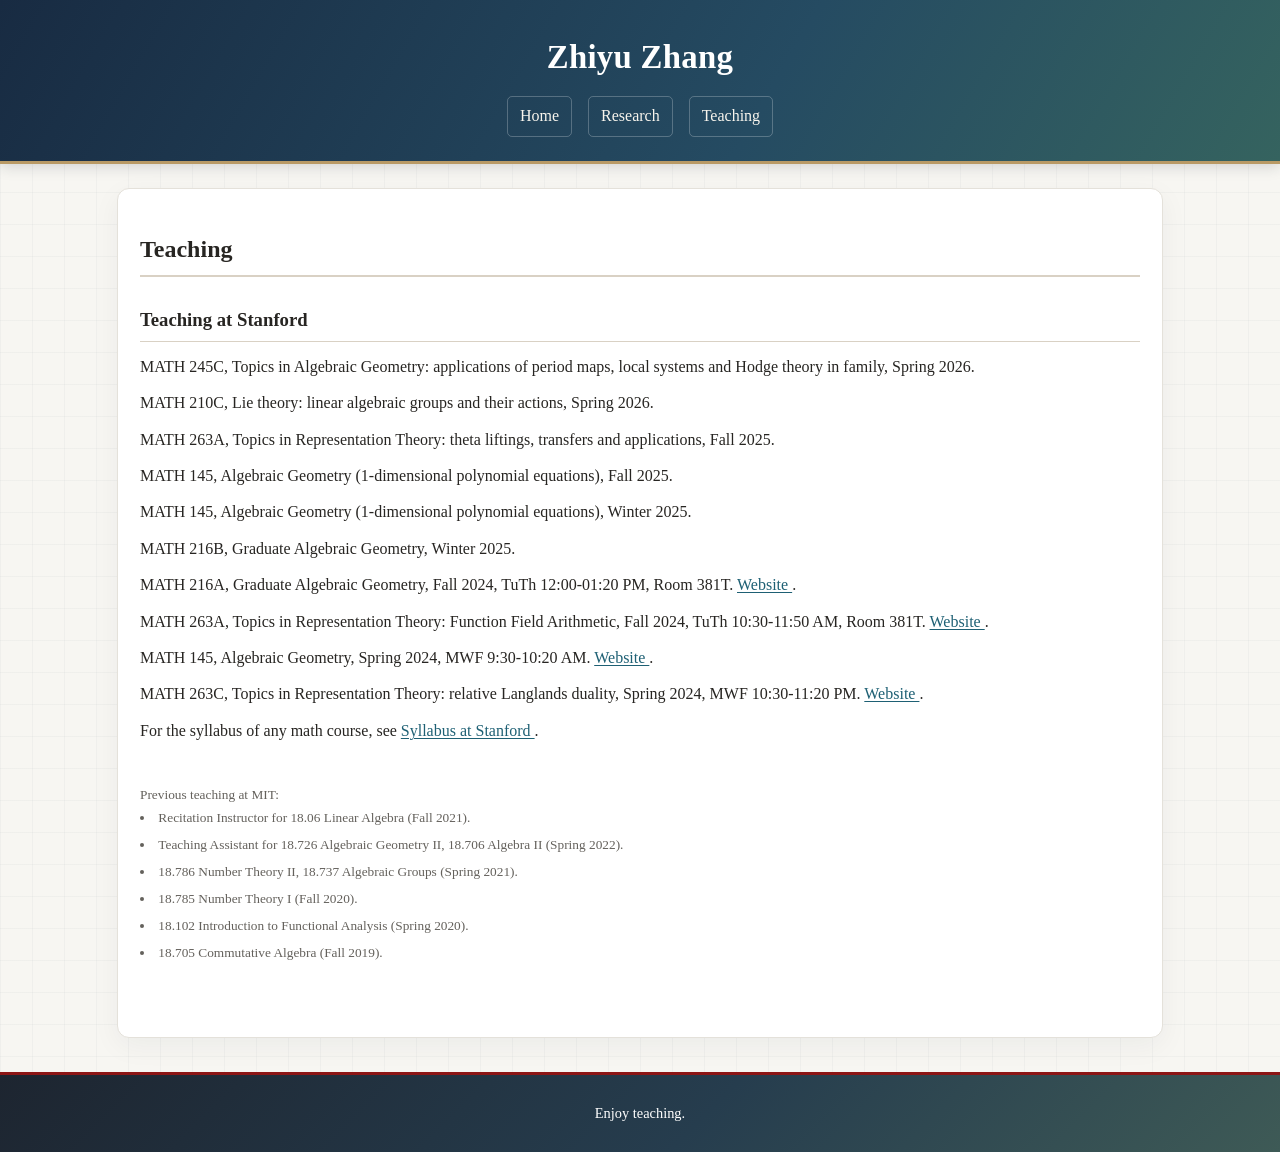
<file: teaching.html>
<!DOCTYPE html>
<html lang="en">
<head>
  <meta charset="UTF-8">
  <meta name="viewport" content="width=device-width, initial-scale=1.0">
  <title>Teaching</title>
  <link rel="stylesheet" href="./styles.css">
</head>
<body>
  <header>
    <h1>Zhiyu Zhang </h1>
    <nav>
      <a href="index.html">Home</a>
      <a href="research.html">Research</a>
      <a href="teaching.html"> Teaching </a>
    </nav>
  </header>


  <main>
    <section>
      <h2>Teaching</h2>
  

 <!-- 
 <p>
I enjoy teaching and explaining beautiful mathematical ideas to everyone through drawings and pictures. I consider inclusive and effective teaching essential parts of my work, and a valuable way to help students actively develop both their own confidence and skills of mathematics.  
</p>
-->

<!--
<p>
One of my goal is to help students not only understand the theoretical definitions of mathematical objects, but also learn how to apply and compute them in practical examples and visualizations.
</p>

<p>
For instance, thinking about specific examples, such as a 2×2 matrix, a polynomial like x^2+y^2−1, the picture of lines on the plane, or the graph of y=x^2, can be particularly helpful. Additionally, I hope to help students learn how to use computers to discover patterns and find applications of mathematics to concrete problems in our real 3-dimensional world.
</p>

<p>
I am very glad to hear feedback and questions from students. I hope to answer the requirements of all students who need mathematics for practical purposes. 
</p>  

!-->

<!--
<p>
I strongly agree with <a href="https://math.berkeley.edu/~apaulin/Teaching%20Statement%20for%20my%20website.pdf"> how I think about teaching </a> by <a href="https://math.berkeley.edu/~apaulin/Teaching.html"> Alexander Paulin </a>. See also André Weil, Mathematical Teaching in Universities. For my classes, I hope to design SMART (specific, measurable, achievable, realistic, time-bound) student-centered learning goals. After an accessible and highly organized exposition, I aim to help students learn to do and use math tools in their own way, with real-time feedback. 
</p>
-->

<!-- (To be determined) Arithmetic goups (embedded local Lie groups) and everything: Period domains, Hodge theory. More special cycles, more complex multiplication and p-adic analogs. <br> -->

<h3> Teaching at Stanford </h3>

<p>
MATH 245C, Topics in Algebraic Geometry: applications of period maps, local systems and Hodge theory in family, Spring 2026.
</p>

<p>
MATH 210C, Lie theory: linear algebraic groups and their actions, Spring 2026.
</p>

<p>
MATH 263A, Topics in Representation Theory: theta liftings, transfers and applications, Fall 2025.
</p>

<p>
MATH 145, Algebraic Geometry (1-dimensional polynomial equations), Fall 2025. 
</p>

<p>
MATH 145, Algebraic Geometry (1-dimensional polynomial equations), Winter 2025. 
</p>

<p>
MATH 216B, Graduate Algebraic Geometry, Winter 2025. 
</p>

<p> 
MATH 216A, Graduate Algebraic Geometry, Fall 2024, TuTh 12:00-01:20 PM, Room 381T. <a href="MATH216A.html"> Website </a>. 
</p>

<p>
MATH 263A, Topics in Representation Theory: Function Field Arithmetic, Fall 2024, TuTh 10:30-11:50 AM, Room 381T. <a href="TopicFall2024.html"> Website </a>. 
</p> 

<p>
MATH 145, Algebraic Geometry, Spring 2024, MWF 9:30-10:20 AM. <a href="MATH145.html"> Website </a>. 
</p>

<p>
MATH 263C, Topics in Representation Theory: relative Langlands duality, Spring 2024, MWF 10:30-11:20 PM.  <a href="TopicCourse.html"> Website </a>. 
</p>

<p>
For the syllabus of any math course, see <a href="https://syllabus.stanford.edu/syllabus/"> Syllabus at Stanford </a>. 
</p>  

 <br>

 <small>

Previous teaching at MIT: 
<li> Recitation Instructor for 18.06 Linear Algebra (Fall 2021). 
<li> Teaching Assistant for 18.726 Algebraic Geometry II, 18.706 Algebra II (Spring 2022).
<li> 18.786 Number Theory II, 18.737 Algebraic Groups (Spring 2021).
<li> 18.785 Number Theory I (Fall 2020).
<li> 18.102 Introduction to Functional Analysis (Spring 2020).
<li> 18.705 Commutative Algebra (Fall 2019). 
</li> 
</small>
<br>


    </section>
  </main>

  <footer>
    <p>Enjoy teaching.</p>
  </footer>
</body>
</html>
</file>
<file: styles.css>
/* 通用样式 */
:root {
  --paper: #faf8f2;
  --paper-deep: #efe8dc;
  --ink: #272522;
  --muted: #64615c;
  --link: #1e6074;
  --link-hover: #8c1515;
  --accent: #8c1515;
  --accent-soft: #c9a36f;
  --rule: #d9d1c4;
  --header-start: #1d2530;
  --header-mid: #263d4e;
  --header-end: #3e5a56;
}

body {
  font-family: "Georgia", serif; /* 使用学术风格的字体 */
  line-height: 1.65;
  margin: 0;
  padding: 0;
  background:
    linear-gradient(180deg, rgba(255,255,255,0.58), rgba(255,255,255,0) 260px),
    var(--paper);
  color: var(--ink);
}


@media (max-width: 768px) {
  .nav-links {
    display: none; /* 默认隐藏导航菜单 */
    flex-direction: column; /* 垂直布局 */
    background-color: var(--header-start);
    position: absolute;
    top: 60px;
    right: 0;
    width: 100%;
    text-align: center;
    flex-wrap: wrap;
  }

  .nav-links li {
    margin: 10px 0;
  }

  .menu-toggle {
    display: block; /* 显示菜单按钮 */
  }

  .nav-links.active {
    display: flex; /* 显示导航菜单 */
  }
}

header {
  background:
    radial-gradient(circle at 20% 0%, rgba(201, 163, 111, 0.20), transparent 32%),
    linear-gradient(135deg, var(--header-start) 0%, var(--header-mid) 52%, var(--header-end) 100%);
  color: #ffffff;
  padding: 20px 24px 18px;
  text-align: center;
  border-bottom: 3px solid var(--accent);
  box-shadow: 0 2px 14px rgba(29, 37, 48, 0.18);
}

figcaption {
  text-align: center; /* 文字居中对齐 */
  margin-top: 8px; /* 调整图片与文字的间距 */
  font-size: 0.95rem; /* 设置文字大小 */
  color: var(--muted); /* 设置文字颜色 */
}

.image-row {
  display: flex; /* 启用 Flexbox 布局 */
  justify-content: space-around; /* 图片均匀分布 */
  align-items: center; /* 图片垂直方向对齐 */
  gap: 18px; /* 图片之间的间距 */
  flex-wrap: wrap; /* 自动换行（可选） */
}


/* 图片样式 */
img {
  display: block;
  max-width: 100%;
  height: auto; /* 保持图片比例 */
  margin: 10px 0;
  border: 1px solid var(--rule); /* 图片边框 */
  border-radius: 6px; /* 圆角 */
  object-fit: contain; /* 确保图片完整显示 */
  background: #fff;
}


header h1 {
  margin: 0;
  font-size: 2.05rem;
  letter-spacing: 0.3px; /* 字母间距 */
  font-weight: 600;
}

nav {
  margin-top: 12px;
  display: flex;
  justify-content: center;
  gap: 8px 16px; /* 按钮之间的间距 */
  flex-wrap: wrap;
}

nav a {
  color: #f8f5ed;
  text-decoration: none;
  padding: 6px 12px;
  border: 1px solid rgba(255, 255, 255, 0.24);
  border-radius: 5px;
  font-size: 1rem;
  transition: background-color 0.18s ease, border-color 0.18s ease, color 0.18s ease;
}

nav a:hover {
  background-color: rgba(140, 21, 21, 0.42);
  border-color: rgba(255, 255, 255, 0.52);
  color: #ffffff;
}

/* 主体内容 */
main {
  max-width: 1000px; /* 内容居中显示 */
  margin: 24px auto;
  padding: 22px;
}

section {
  margin-bottom: 20px;
}

section h2 {
  font-size: 1.5rem;
  margin-bottom: 10px;
  border-bottom: 2px solid var(--rule); /* 标题下边框 */
  padding-bottom: 5px;
  color: var(--ink);
}

section h3 {
  margin-top: 28px;
  margin-bottom: 12px;
  color: var(--ink);
  border-bottom: 1px solid var(--rule);
  padding-bottom: 5px;
}

section p {
  margin: 10px 0;
}

.home-hero {
  display: grid;
  grid-template-columns: minmax(0, 1fr) 285px;
  gap: 32px;
  align-items: start;
  margin-bottom: 18px;
}

.home-kicker {
  color: var(--accent);
  font-size: 0.96rem;
  font-weight: 700;
  letter-spacing: 0.02em;
  margin-top: 0;
}

.home-lead {
  font-size: 1.13rem;
  line-height: 1.58;
  color: var(--ink);
}

.home-actions {
  display: flex;
  flex-wrap: wrap;
  gap: 10px;
  margin: 18px 0 14px;
}

.home-button {
  display: inline-flex;
  align-items: center;
  justify-content: center;
  min-height: 34px;
  padding: 4px 14px;
  border-radius: 6px;
  border: 1px solid var(--accent);
  background: var(--accent);
  color: #fff;
  font-size: 0.95rem;
  font-weight: 700;
  text-decoration: none;
}

.home-button:hover {
  background: #6f1111;
  color: #fff;
}

.home-button-secondary {
  background: rgba(255, 255, 255, 0.42);
  color: var(--link);
  border-color: rgba(30, 96, 116, 0.28);
}

.home-button-secondary:hover {
  background: rgba(30, 96, 116, 0.10);
  color: var(--link-hover);
}

.research-pillars {
  display: flex;
  flex-wrap: wrap;
  gap: 8px;
  margin-top: 12px;
}

.research-pillars span {
  border: 1px solid rgba(201, 163, 111, 0.45);
  border-radius: 999px;
  color: var(--muted);
  background: rgba(255, 255, 255, 0.45);
  font-size: 0.88rem;
  padding: 3px 10px;
}

.home-portrait {
  margin: 2px 0 0;
}

.home-portrait img {
  width: 100%;
  max-height: 360px;
  object-fit: cover;
  object-position: center top;
  border-color: rgba(201, 163, 111, 0.60);
  box-shadow: 0 8px 22px rgba(39, 37, 34, 0.10);
}

.home-contact {
  display: grid;
  grid-template-columns: repeat(2, minmax(0, 1fr));
  gap: 14px;
  margin: 18px 0 16px;
  padding: 14px 16px;
  border: 1px solid var(--rule);
  border-left: 4px solid var(--accent-soft);
  border-radius: 8px;
  background: rgba(255, 255, 255, 0.42);
}

.home-contact p {
  margin: 0;
}

.home-contact strong {
  color: var(--accent);
}

.home-teaching {
  color: var(--muted);
  font-style: italic;
}

.section-heading-row {
  display: flex;
  align-items: baseline;
  justify-content: space-between;
  gap: 16px;
  border-bottom: 2px solid var(--rule);
  margin: 30px 0 12px;
}

.section-heading-row h2 {
  border-bottom: 0;
  margin: 0;
}

.section-heading-row a {
  font-size: 0.95rem;
}

.home-news {
  font-size: 0.95rem;
}

.news-list {
  list-style: none;
  margin: 0;
  padding: 0 0 0 12px;
  border-left: 2px solid rgba(201, 163, 111, 0.45);
}

.news-list li {
  position: relative;
  line-height: 1.52;
  margin: 0;
  padding: 6px 0 7px 16px;
}

.news-list li::before {
  content: "";
  position: absolute;
  top: 1.08em;
  left: -5px;
  width: 8px;
  height: 8px;
  border-radius: 50%;
  background: var(--accent-soft);
  box-shadow: 0 0 0 3px var(--paper);
}

.paper-list {
  display: grid;
  gap: 13px;
  margin: 18px 0 34px;
}

.paper-item {
  display: grid;
  grid-template-columns: 3.2rem 1fr;
  gap: 13px;
  padding: 14px 16px 13px 14px;
  background: rgba(255, 255, 255, 0.48);
  border: 1px solid var(--rule);
  border-left: 4px solid rgba(201, 163, 111, 0.55);
  border-radius: 8px;
  box-shadow: 0 2px 10px rgba(39, 37, 34, 0.045);
}

.paper-featured {
  background:
    linear-gradient(90deg, rgba(140, 21, 21, 0.06), rgba(255, 255, 255, 0.56));
  border-left-color: var(--accent);
}

.paper-number {
  color: var(--accent);
  font-size: 1.05rem;
  font-weight: 700;
  font-variant-numeric: tabular-nums;
  line-height: 1.35;
  text-align: right;
}

.paper-title {
  font-size: 1.04rem;
  font-weight: 600;
  line-height: 1.38;
}

.paper-title a {
  color: var(--ink);
  text-decoration: none;
}

.paper-title a:hover {
  color: var(--link-hover);
  text-decoration: underline;
  text-underline-offset: 2px;
}

.paper-meta {
  color: var(--muted);
  font-size: 0.95rem;
  margin-top: 3px;
}

.paper-tags {
  display: flex;
  flex-wrap: wrap;
  gap: 6px;
  margin-top: 8px;
}

.paper-tag {
  display: inline-flex;
  align-items: center;
  border: 1px solid rgba(30, 96, 116, 0.22);
  border-radius: 999px;
  color: var(--muted);
  background: rgba(250, 248, 242, 0.72);
  font-size: 0.82rem;
  line-height: 1.2;
  padding: 3px 9px;
}

.paper-link {
  color: var(--link);
  text-decoration: none;
}

.paper-link:hover {
  color: var(--link-hover);
  border-color: rgba(140, 21, 21, 0.35);
}

.paper-tag-venue {
  border-color: rgba(140, 21, 21, 0.25);
  color: var(--ink);
}

a {
  color: var(--link);
  text-decoration-thickness: 1px;
  text-underline-offset: 2px;
}

a:hover {
  color: var(--link-hover);
}

small {
  color: var(--muted);
}

li {
  margin-bottom: 5px;
}

@media (max-width: 620px) {
  .home-hero {
    grid-template-columns: 1fr;
    gap: 16px;
  }

  .home-portrait {
    max-width: 290px;
    margin-left: auto;
    margin-right: auto;
  }

  .home-contact {
    grid-template-columns: 1fr;
  }

  .section-heading-row {
    align-items: flex-start;
    flex-direction: column;
    gap: 4px;
  }

  .paper-item {
    grid-template-columns: 2.4rem 1fr;
    padding: 12px 13px 12px 10px;
  }

  .paper-number {
    font-size: 0.96rem;
  }
}

::selection {
  background: rgba(201, 163, 111, 0.38);
}







/* 返回顶部按钮 */
#back-to-top {
  position: fixed;
  bottom: 20px;
  right: 20px;
  display: none; /* 默认隐藏 */
  background-color: var(--header-mid); /* 深灰色背景 */
  color: #fff;
  border: none;
  border-radius: 50%;
  padding: 10px 15px;
  font-size: 16px;
  cursor: pointer;
  box-shadow: 0 2px 5px rgba(0, 0, 0, 0.3); /* 阴影 */
}

#back-to-top:hover {
  background-color: var(--accent); /* 鼠标悬停时的背景 */
}

/* 页脚 */
footer {
  background:
    linear-gradient(135deg, var(--header-start) 0%, var(--header-mid) 55%, var(--header-end) 100%);
  color: #ffffff;
  text-align: center;
  padding: 12px 0;
  margin-top: 34px;
  font-size: 0.9rem;
  border-top: 3px solid var(--accent);
}


/* ===== 新增：数学主页背景样式 ===== */

/* 整个网页：浅米白底色，加很淡的方格 */
body {
  background:
    linear-gradient(
      90deg,
      rgba(40, 65, 85, 0.035) 1px,
      transparent 1px
    ),
    linear-gradient(
      rgba(40, 65, 85, 0.035) 1px,
      transparent 1px
    ),
    #f7f6f2;

  background-size: 32px 32px;
}

/* 顶部姓名与导航区域：深蓝到蓝绿色渐变 */
header {
  background: linear-gradient(
    120deg,
    #182b42 0%,
    #254b62 60%,
    #35635f 100%
  );

  color: #ffffff;
  padding: 30px 20px 24px;
  border-bottom: 3px solid #b99a65;
}

/* 正文：白色底，避免背景纹理干扰阅读 */
main {
  background: #ffffff;
  border: 1px solid #e4e1da;
  border-radius: 12px;
  box-shadow: 0 8px 28px rgba(25, 40, 55, 0.05);
}
</file>
